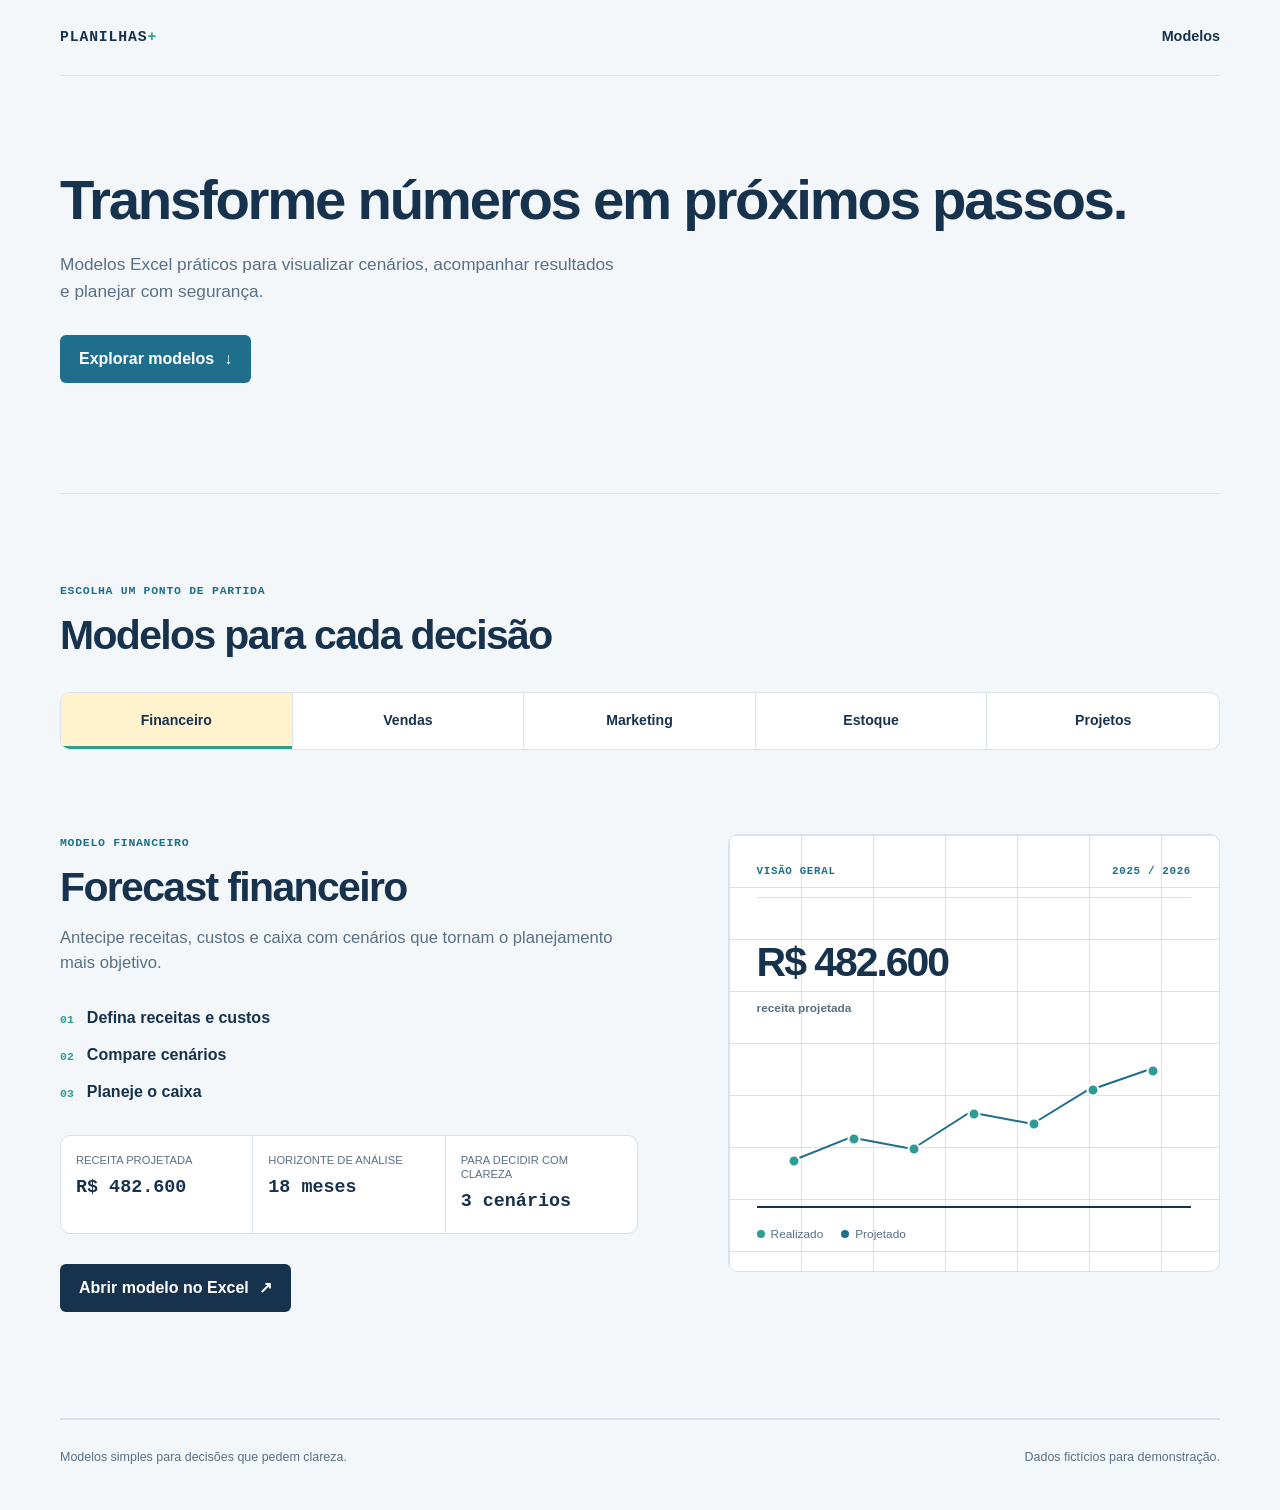
<file: index.html>
<!doctype html>
<html lang="pt-BR">
  <head>
    <meta charset="utf-8">
    <meta name="viewport" content="width=device-width, initial-scale=1">
    <meta name="description" content="Modelos de planilhas Excel prontos para decisões financeiras, comerciais e operacionais.">
    <title>Modelos Excel para decisões melhores</title>
    <link rel="stylesheet" href="styles.css?v=hero20260913">
  </head>
  <body>
    <header class="site-header">
      <a class="brand" href="index.html" aria-label="Portfólio de planilhas Excel">PLANILHAS<span>+</span></a>
      <nav aria-label="Navegação principal">
        <a href="#models">Modelos</a>
      </nav>
    </header>

    <main>
      <section class="hero" aria-labelledby="hero-title">
        <div class="hero-copy">
          <h1 id="hero-title">Transforme números em próximos passos.</h1>
          <p class="hero-lede">Modelos Excel práticos para visualizar cenários, acompanhar resultados e planejar com segurança.</p>
          <a class="button button-primary" href="#models">Explorar modelos <span aria-hidden="true">↓</span></a>
        </div>
      </section>

      <section class="model-switcher" id="models" aria-labelledby="models-title">
        <div class="section-heading">
          <p class="eyebrow">Escolha um ponto de partida</p>
          <h2 id="models-title">Modelos para cada decisão</h2>
        </div>
        <div class="model-tabs" role="tablist" aria-label="Selecionar modelo">
          <button id="model-tab-financial" data-model-tab="financial" role="tab" aria-selected="true" aria-controls="showcase">Financeiro</button>
          <button id="model-tab-sales" data-model-tab="sales" role="tab" aria-selected="false" aria-controls="showcase">Vendas</button>
          <button id="model-tab-marketing" data-model-tab="marketing" role="tab" aria-selected="false" aria-controls="showcase">Marketing</button>
          <button id="model-tab-inventory" data-model-tab="inventory" role="tab" aria-selected="false" aria-controls="showcase">Estoque</button>
          <button id="model-tab-projects" data-model-tab="projects" role="tab" aria-selected="false" aria-controls="showcase">Projetos</button>
        </div>
      </section>

      <section class="showcase" id="showcase" role="tabpanel" aria-live="polite" aria-labelledby="model-tab-financial">
        <div class="showcase-copy">
          <p class="eyebrow" id="showcase-category" data-model-field="eyebrow">Modelo financeiro</p>
          <h2 id="showcase-title" data-model-field="title">Forecast financeiro</h2>
          <p id="showcase-description" data-model-field="summary">Antecipe receitas, custos e caixa com cenários que tornam o planejamento mais objetivo.</p>
          <ol class="showcase-steps">
            <li data-model-field="steps.0">Defina receitas e custos</li>
            <li data-model-field="steps.1">Compare cenários</li>
            <li data-model-field="steps.2">Planeje o caixa</li>
          </ol>
          <dl class="showcase-metrics">
            <div><dt data-model-field="metrics.0.label">receita projetada</dt><dd data-model-field="metrics.0.value">R$ 482.600</dd></div>
            <div><dt data-model-field="metrics.1.label">horizonte de análise</dt><dd data-model-field="metrics.1.value">18 meses</dd></div>
            <div><dt data-model-field="metrics.2.label">para decidir com clareza</dt><dd data-model-field="metrics.2.value">3 cenários</dd></div>
          </dl>
          <a class="button button-dark" id="open-workbook" href="01_financial-forecast.xlsx">Abrir modelo no Excel <span aria-hidden="true">↗</span></a>
        </div>
        <div class="model-preview" aria-label="Prévia do modelo financeiro" data-model-field="visual.ariaLabel">
          <div class="preview-topline"><span data-model-field="visual.topline.0">VISÃO GERAL</span><span data-model-field="visual.topline.1">2025 / 2026</span></div>
          <div class="preview-value"><span data-model-field="visual.value">R$ 482.600</span> <small data-model-field="visual.label">receita projetada</small></div>
          <div class="preview-chart" aria-hidden="true"><span data-model-field="visual.bars.0"></span><span data-model-field="visual.bars.1"></span><span data-model-field="visual.bars.2"></span><span data-model-field="visual.bars.3"></span><span data-model-field="visual.bars.4"></span><span data-model-field="visual.bars.5"></span><span data-model-field="visual.bars.6"></span></div>
          <div class="preview-legend"><span><i class="legend-dot legend-dot-accent"></i><span data-model-field="visual.legend.0">Realizado</span></span><span><i class="legend-dot"></i><span data-model-field="visual.legend.1">Projetado</span></span></div>
        </div>
      </section>

    </main>

    <footer class="site-footer">
      <p>Modelos simples para decisões que pedem clareza.</p>
      <p>Dados fictícios para demonstração.</p>
    </footer>
    <script type="module" src="app.js?v=588151c"></script>
  </body>
</html>
</file>
<file: styles.css>
:root {
  --canvas: #F3F7F9;
  --ink: #17324D;
  --blue: #1F6E8C;
  --active: #2C9C95;
  --input: #FFF2CC;
  --line: #D9E2EA;
  --paper: #FFFFFF;
  --muted: #5A7085;
  --radius: 10px;
  --radius-small: 6px;
  --page: min(1160px, calc(100% - 48px));
  --sans: Manrope, "Segoe UI", Arial, sans-serif;
  --mono: "DM Mono", Consolas, "Courier New", monospace;
}

* { box-sizing: border-box; }

html { scroll-behavior: smooth; }

body {
  margin: 0;
  min-width: 320px;
  color: var(--ink);
  background: var(--canvas);
  font-family: var(--sans);
  font-size: 16px;
  line-height: 1.55;
}

a { color: inherit; text-decoration: none; }
button { font: inherit; }

:focus-visible {
  outline: 3px solid var(--active);
  outline-offset: 4px;
}

.site-header {
  width: var(--page);
  min-height: 76px;
  margin: 0 auto;
  display: flex;
  align-items: center;
  justify-content: space-between;
  border-bottom: 1px solid var(--line);
}

.brand, .eyebrow, .preview-topline, .card-number {
  font-family: var(--mono);
  letter-spacing: .06em;
  text-transform: uppercase;
}

.brand { font-size: .92rem; font-weight: 800; }
.brand span { color: var(--active); }

nav { display: flex; gap: 28px; font-size: .9rem; font-weight: 700; }
nav a { padding: 6px 0; border-bottom: 2px solid transparent; }
nav a:hover { border-color: var(--active); }

.hero {
  width: var(--page);
  min-height: 418px;
  margin: 0 auto;
  padding: 94px 0 88px;
  border-bottom: 1px solid var(--line);
}
.hero-copy { max-width: none; }

.eyebrow { margin: 0 0 14px; color: var(--blue); font-size: .72rem; font-weight: 800; }
h1, h2, h3, p { margin-top: 0; }
h1, h2, h3 { letter-spacing: -.04em; line-height: 1.05; }
h1 { max-width: none; margin-bottom: 22px; font-size: clamp(2.5rem, 4.4vw, 4.3rem); }
h2 { margin-bottom: 16px; font-size: clamp(2rem, 3.2vw, 3.45rem); }
h3 { margin-bottom: 12px; font-size: 1.25rem; }
.hero-lede { max-width: 560px; margin-bottom: 30px; color: var(--muted); font-size: 1.08rem; }

.button {
  display: inline-flex;
  align-items: center;
  justify-content: center;
  min-height: 48px;
  padding: 11px 18px;
  border: 1px solid transparent;
  border-radius: var(--radius-small);
  font-weight: 800;
  line-height: 1;
  white-space: nowrap;
}
.button span { margin-left: 10px; }
.button-primary { color: var(--paper); background: var(--blue); }
.button-primary:hover { background: var(--ink); }
.button-dark { color: var(--paper); background: var(--ink); }
.button-dark:hover { background: var(--blue); }

.model-switcher, .site-footer { width: var(--page); margin-right: auto; margin-left: auto; }
.model-switcher { padding: 88px 0 36px; }
.section-heading { max-width: 650px; }

.model-tabs {
  display: grid;
  grid-template-columns: repeat(5, 1fr);
  margin-top: 35px;
  overflow: hidden;
  border: 1px solid var(--line);
  border-radius: var(--radius);
  background: var(--paper);
}
.model-tabs button {
  min-height: 56px;
  padding: 10px 12px;
  border: 0;
  border-right: 1px solid var(--line);
  color: var(--ink);
  background: transparent;
  cursor: pointer;
  font-size: .88rem;
  font-weight: 800;
}
.model-tabs button:last-child { border-right: 0; }
.model-tabs button:hover { background: #E8F1F5; }
.model-tabs button[aria-selected="true"] { color: var(--ink); background: var(--input); box-shadow: inset 0 -3px 0 var(--active); }
.model-tabs button:active { background: #E1EEF0; }

.showcase {
  display: grid;
  grid-template-columns: minmax(0, 1.08fr) minmax(330px, .92fr);
  gap: clamp(36px, 7vw, 98px);
  align-items: start;
  width: var(--page);
  margin: 0 auto;
  padding: 48px 0 106px;
  border-bottom: 1px solid var(--line);
}
.showcase-copy > p:not(.eyebrow) { max-width: 580px; color: var(--muted); font-size: 1.04rem; }
.showcase-steps { display: grid; gap: 12px; margin: 30px 0; padding: 0; list-style: none; counter-reset: step; }
.showcase-steps li { display: flex; align-items: baseline; gap: 13px; font-weight: 700; }
.showcase-steps li::before { counter-increment: step; content: "0" counter(step); color: var(--active); font: 700 .72rem var(--mono); }

.showcase-metrics { display: grid; grid-template-columns: repeat(3, 1fr); gap: 1px; margin: 0 0 30px; border: 1px solid var(--line); border-radius: var(--radius); overflow: hidden; background: var(--line); }
.showcase-metrics div { min-width: 0; padding: 17px 15px; background: var(--paper); }
.showcase-metrics dt { margin-bottom: 7px; color: var(--muted); font-size: .7rem; line-height: 1.25; text-transform: uppercase; }
.showcase-metrics dd { margin: 0; font-family: var(--mono); font-size: clamp(.9rem, 1.6vw, 1.15rem); font-weight: 700; }

.model-preview {
  position: relative;
  min-height: 420px;
  padding: 28px;
  border: 1px solid var(--line);
  border-radius: var(--radius);
  background-color: var(--paper);
  background-image: linear-gradient(var(--line) 1px, transparent 1px), linear-gradient(90deg, var(--line) 1px, transparent 1px);
  background-size: 100% 52px, 72px 100%;
}
.preview-topline { display: flex; justify-content: space-between; padding-bottom: 17px; border-bottom: 1px solid var(--line); color: var(--blue); font-size: .68rem; font-weight: 800; }
.preview-value { margin: 33px 0 28px; font-size: clamp(2rem, 3.2vw, 3rem); font-weight: 800; letter-spacing: -.05em; }
.preview-value small { display: block; margin-top: 5px; color: var(--muted); font-size: .74rem; letter-spacing: 0; }
.preview-chart { display: grid; grid-template-columns: repeat(7, 1fr); height: 162px; padding: 12px 8px 0; border-bottom: 2px solid var(--ink); }
.preview-chart span { position: relative; min-width: 0; }
.preview-chart span::before { content: ""; position: absolute; z-index: 1; left: 50%; bottom: calc(var(--point, 0) * 1%); width: 9px; height: 9px; border: 2px solid var(--paper); border-radius: 50%; background: var(--active); transform: translate(-50%, 50%); }
.preview-chart span:not(:last-child)::after { content: ""; position: absolute; z-index: 0; left: 50%; bottom: calc(var(--point, 0) * 1%); width: var(--segment-length, 100%); height: 2px; background: var(--blue); transform: rotate(var(--segment-angle, 0deg)); transform-origin: left center; }
.preview-legend { display: flex; gap: 18px; padding-top: 17px; color: var(--muted); font-size: .74rem; }
.preview-legend > span { display: inline-flex; align-items: center; gap: 6px; }
.legend-dot { width: 8px; height: 8px; background: var(--blue); border-radius: 50%; }.legend-dot-accent { background: var(--active); }

.showcase.is-updating { animation: showcase-update 220ms ease both; }
.showcase.is-updating .preview-chart { animation: trend-update 220ms ease both; }
@keyframes showcase-update { from { opacity: .74; transform: translateY(5px); } to { opacity: 1; transform: translateY(0); } }
@keyframes trend-update { from { opacity: .45; transform: scaleX(.92); } to { opacity: 1; transform: scaleX(1); } }

.site-footer { display: flex; justify-content: space-between; gap: 24px; padding: 28px 0 42px; border-top: 1px solid var(--line); color: var(--muted); font-size: .78rem; }
.site-footer p { margin: 0; }

@media (max-width: 700px) {
  :root { --page: min(100% - 32px, 1160px); }
  .site-header { min-height: 66px; }
  nav { gap: 16px; font-size: .8rem; }
  .hero { min-height: auto; padding: 68px 0 66px; }
  h1 { font-size: clamp(2.75rem, 13vw, 4rem); }
  .hero-lede { font-size: 1rem; }
  .model-switcher { padding-top: 58px; }
  .model-tabs { grid-template-columns: repeat(2, 1fr); overflow: visible; }
  .model-tabs button { border-bottom: 1px solid var(--line); }
  .model-tabs button:nth-child(2n) { border-right: 0; }
  .model-tabs button:last-child { grid-column: span 2; border-bottom: 0; }
  .showcase { grid-template-columns: 1fr; gap: 42px; padding: 34px 0 70px; }
  .showcase-metrics { grid-template-columns: 1fr; }
  .model-preview { min-height: 360px; padding: 21px; }
  .preview-chart { gap: 7px; height: 130px; }
  .site-footer { display: grid; gap: 8px; padding-bottom: 30px; }
}

@media (min-width: 701px) {
  h1 { white-space: nowrap; }
}

@media (prefers-reduced-motion: reduce) {
  html { scroll-behavior: auto; }
  *, *::before, *::after { animation-duration: .01ms !important; transition-duration: .01ms !important; }
}
</file>
